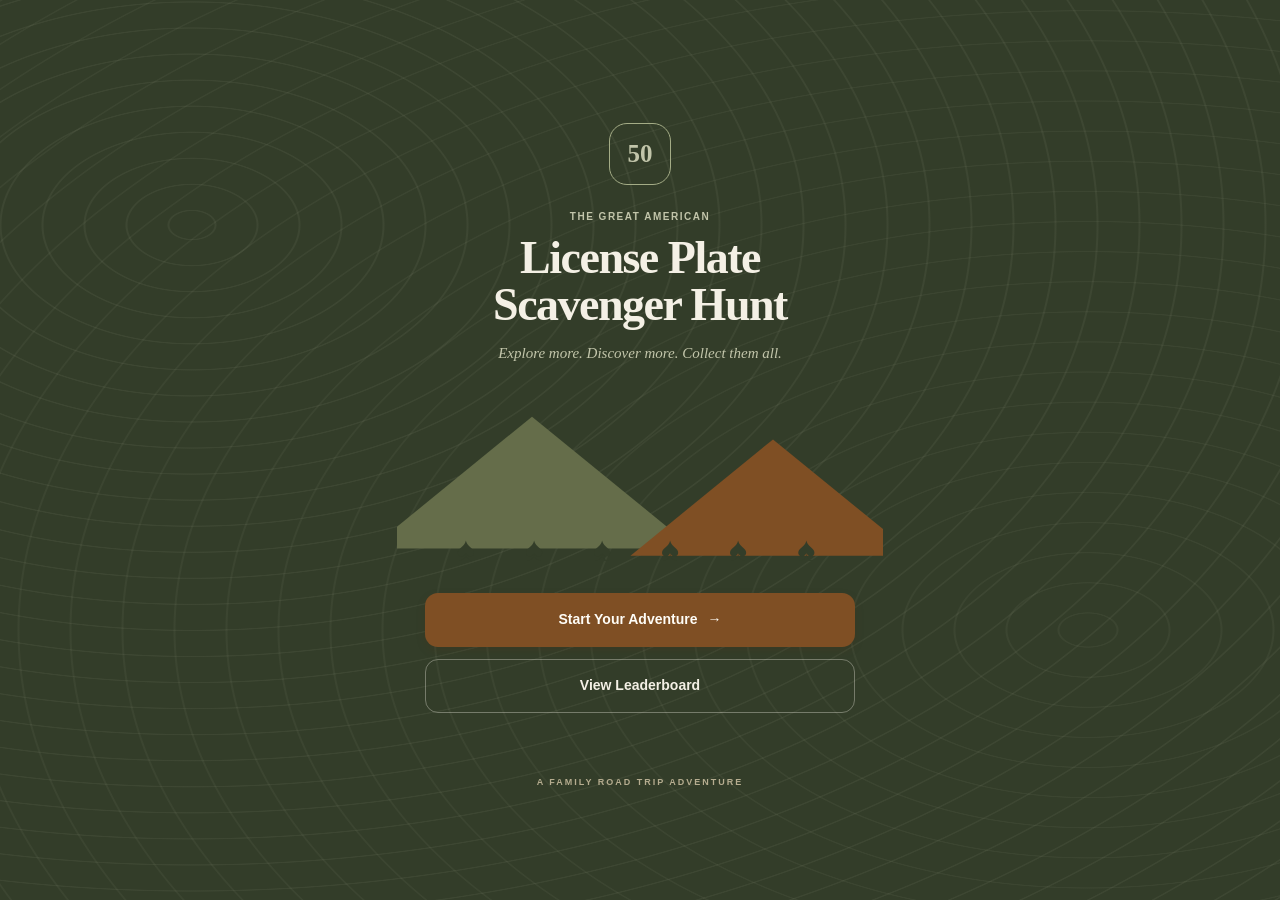
<file: index.html>
<!DOCTYPE html>
<html lang="en">
<head>
    <meta charset="UTF-8">
    <meta name="viewport" content="width=device-width, initial-scale=1.0, viewport-fit=cover">
    <meta name="theme-color" content="#333d29">
    <title>License Plate Scavenger Hunt</title>
    <link rel="stylesheet" href="./style.css">
    <script type="module" src="./js/app.js"></script>
</head>
<body class="landing-page">

    <main class="landing-content">
        <div class="landing-brand">
            <div class="brand-mark">50</div>
            <p class="eyebrow">THE GREAT AMERICAN</p>
            <h1>License Plate<br>Scavenger Hunt</h1>
            <p class="landing-tagline">
                Explore more. Discover more. Collect them all.
            </p>
        </div>

        <div class="mountain-art" aria-hidden="true">
            <div class="mountain mountain-back"></div>
            <div class="mountain mountain-front"></div>
            <div class="tree-line">♠　♠　♠　♠　♠　♠</div>
        </div>

        <div class="landing-actions">
            <a href="./players.html" class="btn btn-primary">
                Start Your Adventure
                <span aria-hidden="true">→</span>
            </a>

            <a href="./leaderboard.html" class="btn btn-outline-light">
                View Leaderboard
            </a>
        </div>

        <p id="welcome-player" class="landing-returning"></p>

        <p class="landing-footer">A FAMILY ROAD TRIP ADVENTURE</p>
    </main>

</body>
</html>
</file>
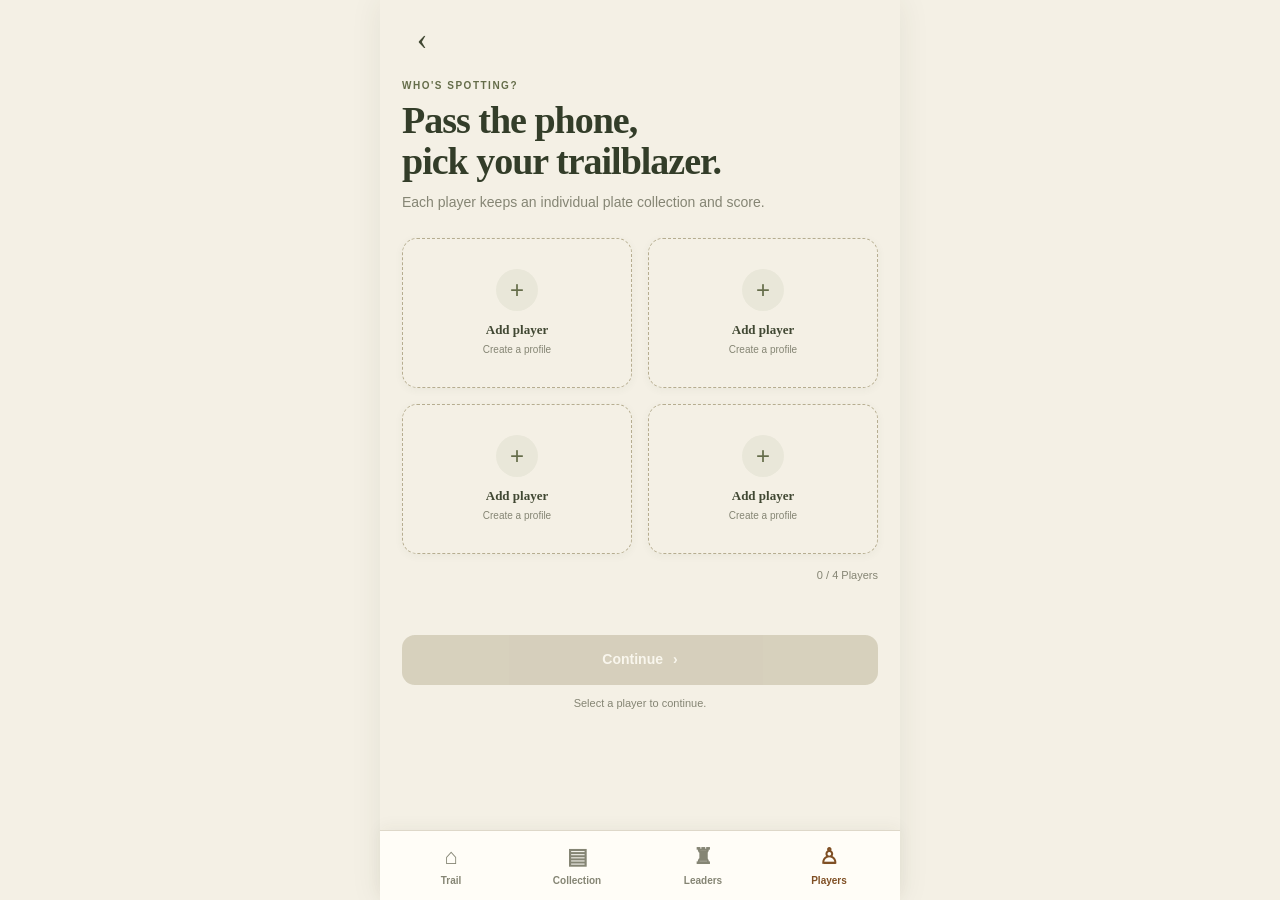
<file: collection.html>
<!DOCTYPE html>
<html lang="en">
<head>
    <meta charset="UTF-8">
    <meta name="viewport" content="width=device-width, initial-scale=1.0, viewport-fit=cover">
    <meta name="theme-color" content="#414833">
    <title>My Collection | License Plate Scavenger Hunt</title>
    <link rel="stylesheet" href="./style.css">
    <script type="module" src="./js/collection.js"></script>
</head>
<body class="app-page">

    <main class="page-shell collection-page">

        <header class="collection-hero">
            <p class="eyebrow light-eyebrow">PLATE PASSPORT</p>
            <h1><span id="collection-player-name">Explorer</span>'s Collection</h1>
            <div class="collection-summary">
                <div><strong id="collection-state-count">0</strong><span>STATES FOUND</span></div>
                <div><strong id="collection-points">0</strong><span>TOTAL POINTS</span></div>
            </div>
        </header>

        <section class="collection-body">
            <div class="collection-progress-heading">
                <strong>United States</strong>
                <span id="collection-progress-label">0 of 50</span>
            </div>
            <div class="mini-progress collection-progress-bar">
                <div id="collection-progress-fill"></div>
            </div>

            <div id="collection-state-list" class="collection-state-list"></div>

            <p class="collection-note">
                Keep exploring! More state plates will be added as the adventure grows.
            </p>
        </section>

    </main>

    <nav class="bottom-nav" aria-label="Main navigation">
        <a href="./game.html" class="nav-item">
            <span class="nav-icon">⌂</span><span>Trail</span>
        </a>
        <a href="./collection.html" class="nav-item active">
            <span class="nav-icon">▤</span><span>Collection</span>
        </a>
        <a href="./leaderboard.html" class="nav-item">
            <span class="nav-icon">♜</span><span>Leaders</span>
        </a>
        <a href="./players.html" class="nav-item">
            <span class="nav-icon">♙</span><span>Players</span>
        </a>
    </nav>

</body>
</html>
</file>
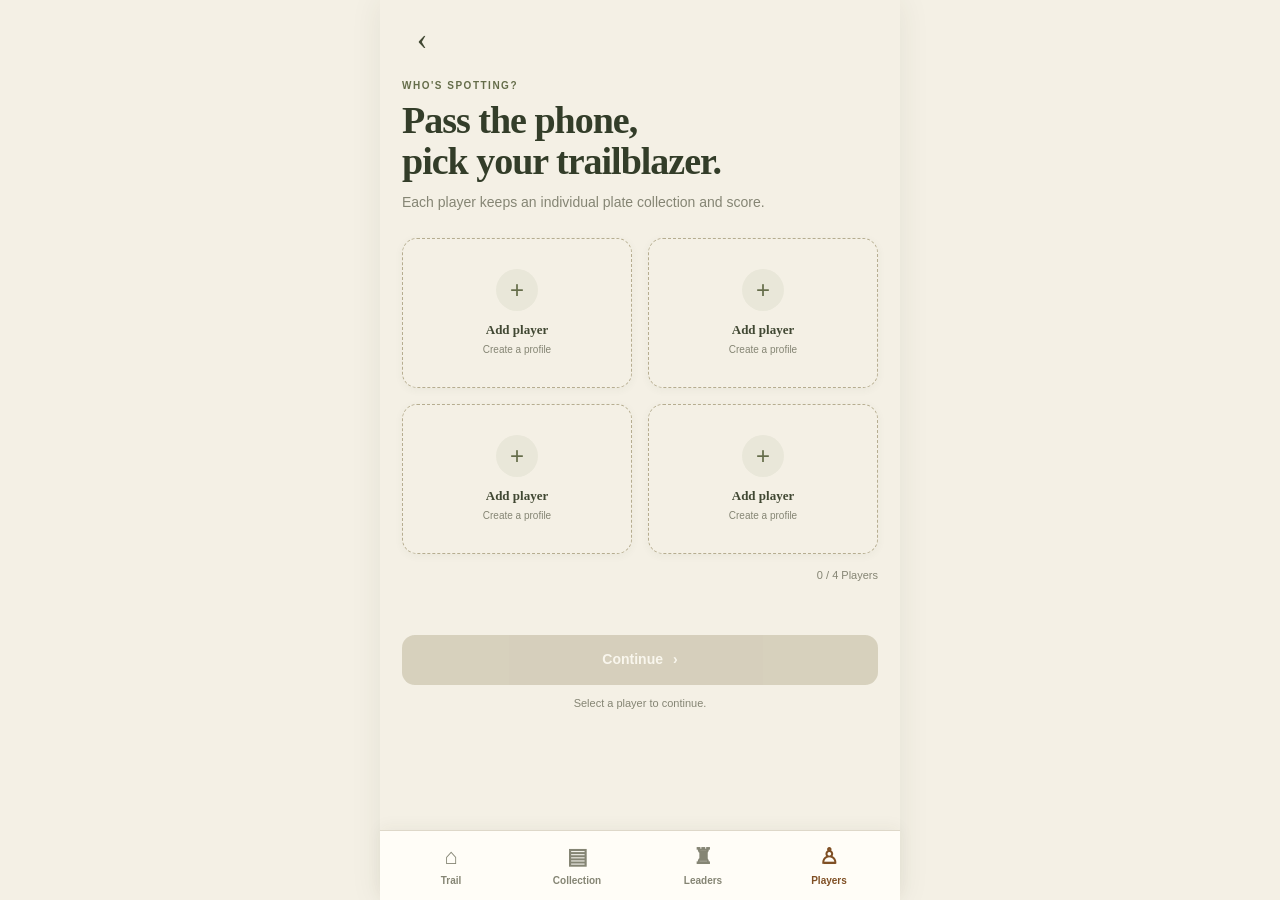
<file: game.html>
<!DOCTYPE html>
<html lang="en">
<head>
    <meta charset="UTF-8">
    <meta name="viewport" content="width=device-width, initial-scale=1.0, viewport-fit=cover">
    <meta name="theme-color" content="#333d29">
    <title>Your Trail | License Plate Scavenger Hunt</title>
    <link rel="stylesheet" href="./style.css">
    <script type="module" src="./js/dashboard.js"></script>
</head>
<body class="app-page">

    <main class="page-shell dashboard-page">

        <header class="dashboard-hero">
            <div class="hero-topline">
                <div>
                    <p class="eyebrow light-eyebrow">CURRENT EXPLORER</p>
                    <h1>Welcome back,<br><span id="player-name">Explorer</span>!</h1>
                </div>
                <a href="./players.html" class="hero-avatar" id="player-avatar" aria-label="Switch player">?</a>
            </div>

            <div class="hero-stats">
                <div>
                    <strong id="total-points">0</strong>
                    <span>POINTS EARNED</span>
                </div>
                <div>
                    <strong id="state-count">0</strong>
                    <span>STATES FOUND</span>
                </div>
                <div class="hero-progress">
                    <div class="progress-ring" id="progress-ring">
                        <span id="progress-text">0%</span>
                    </div>
                </div>
            </div>
        </header>

        <section class="dashboard-body">

            <a href="#discovery-panel" id="found-plate-button" class="found-plate-card">
                <span class="found-icon">⌕</span>
                <span class="found-copy">
                    <strong>Found a Plate!</strong>
                    <small>Log your newest roadside discovery</small>
                </span>
                <span class="found-arrow">›</span>
            </a>

            <section class="content-section">
                <div class="section-title-row">
                    <div>
                        <p class="eyebrow">YOUR JOURNEY</p>
                        <h2>Recent discoveries</h2>
                    </div>
                    <a href="./collection.html" class="text-link">View all ›</a>
                </div>

                <div id="recent-discoveries" class="recent-list"></div>
            </section>

            <section class="discovery-panel" id="discovery-panel" hidden>
                <div class="section-title-row">
                    <div>
                        <p class="eyebrow">ROADSIDE SIGHTING</p>
                        <h2>Which plate<br>did you spot?</h2>
                    </div>
                    <button type="button" id="close-discovery-button" class="icon-button" aria-label="Close">×</button>
                </div>

                <p class="panel-description">
                    Choose a state to add to your collection.
                </p>

                <div id="plate-grid" class="plate-grid"></div>

                <p id="discovery-message" class="discovery-message" role="status"></p>

                <button id="add-state-button" class="btn btn-primary" disabled>
                    Add to My Collection
                    <span aria-hidden="true">›</span>
                </button>

                <a href="./collection.html" id="view-collection-link" class="view-collection-link" hidden>
                    View my collection
                </a>
            </section>

            <section class="journey-progress">
                <div>
                    <span>✧</span>
                    <strong>Coast-to-coast goal</strong>
                    <small id="journey-progress-text">0 of 50 states found</small>
                </div>
                <div class="mini-progress">
                    <div id="journey-progress-fill"></div>
                </div>
            </section>

        </section>
    </main>

    <nav class="bottom-nav" aria-label="Main navigation">
        <a href="./game.html" class="nav-item active">
            <span class="nav-icon">⌂</span><span>Trail</span>
        </a>
        <a href="./collection.html" class="nav-item">
            <span class="nav-icon">▤</span><span>Collection</span>
        </a>
        <a href="./leaderboard.html" class="nav-item">
            <span class="nav-icon">♜</span><span>Leaders</span>
        </a>
        <a href="./players.html" class="nav-item">
            <span class="nav-icon">♙</span><span>Players</span>
        </a>
    </nav>

</body>
</html>
</file>
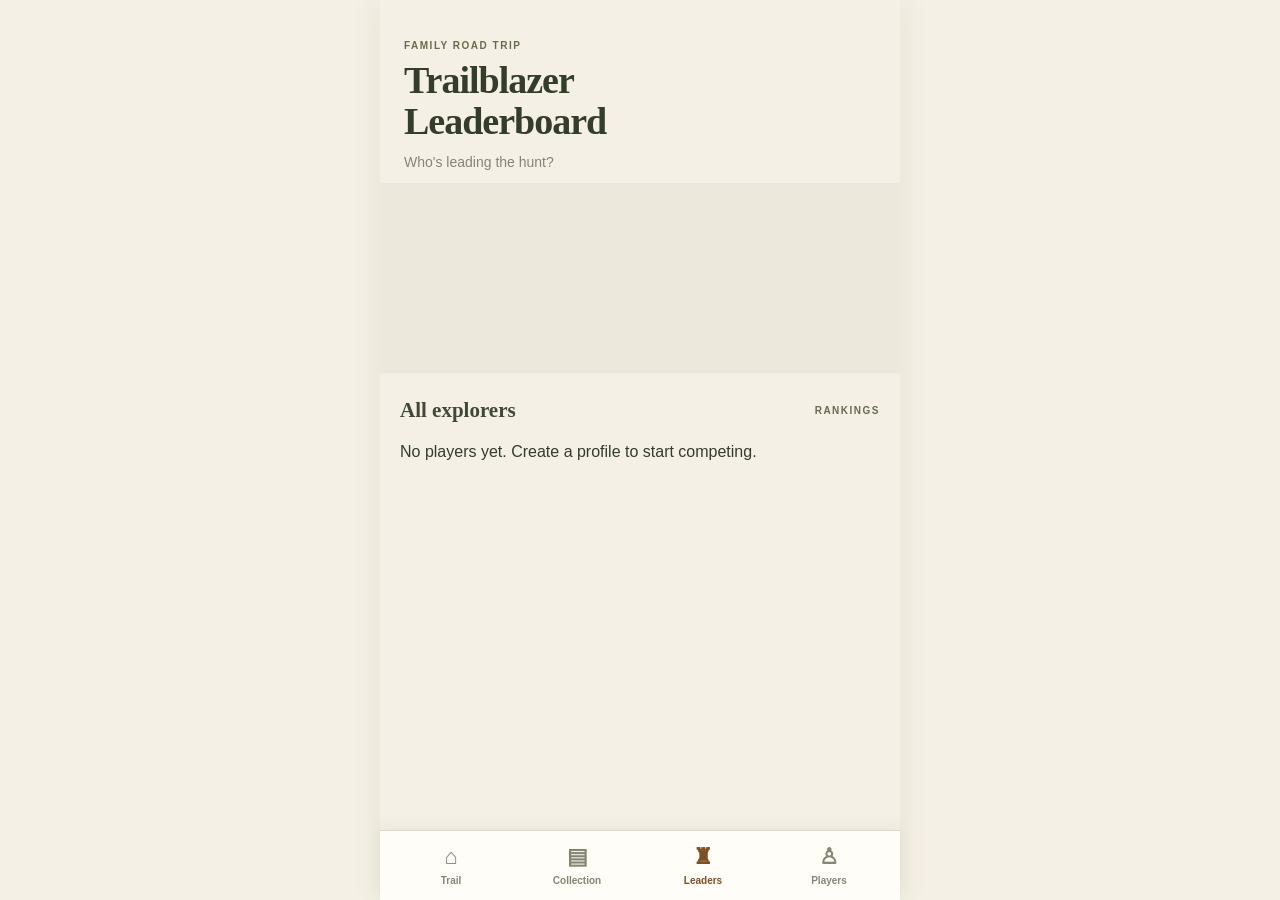
<file: leaderboard.html>
<!DOCTYPE html>
<html lang="en">
<head>
    <meta charset="UTF-8">
    <meta name="viewport" content="width=device-width, initial-scale=1.0, viewport-fit=cover">
    <meta name="theme-color" content="#f4f0e5">
    <title>Leaderboard | License Plate Scavenger Hunt</title>
    <link rel="stylesheet" href="./style.css">
    <script type="module" src="./js/leaderboard.js"></script>
</head>
<body class="app-page">

    <main class="page-shell leaderboard-page">

        <header class="screen-heading">
            <p class="eyebrow">FAMILY ROAD TRIP</p>
            <h1>Trailblazer<br>Leaderboard</h1>
            <p>Who's leading the hunt?</p>
        </header>

        <section id="leaderboard-podium" class="leaderboard-podium"></section>

        <section class="leaderboard-rest">
            <div class="section-title-row">
                <h2>All explorers</h2>
                <span class="eyebrow">RANKINGS</span>
            </div>
            <div id="leaderboard-list" class="leaderboard-list"></div>
        </section>

    </main>

    <nav class="bottom-nav" aria-label="Main navigation">
        <a href="./game.html" class="nav-item">
            <span class="nav-icon">⌂</span><span>Trail</span>
        </a>
        <a href="./collection.html" class="nav-item">
            <span class="nav-icon">▤</span><span>Collection</span>
        </a>
        <a href="./leaderboard.html" class="nav-item active">
            <span class="nav-icon">♜</span><span>Leaders</span>
        </a>
        <a href="./players.html" class="nav-item">
            <span class="nav-icon">♙</span><span>Players</span>
        </a>
    </nav>

</body>
</html>
</file>
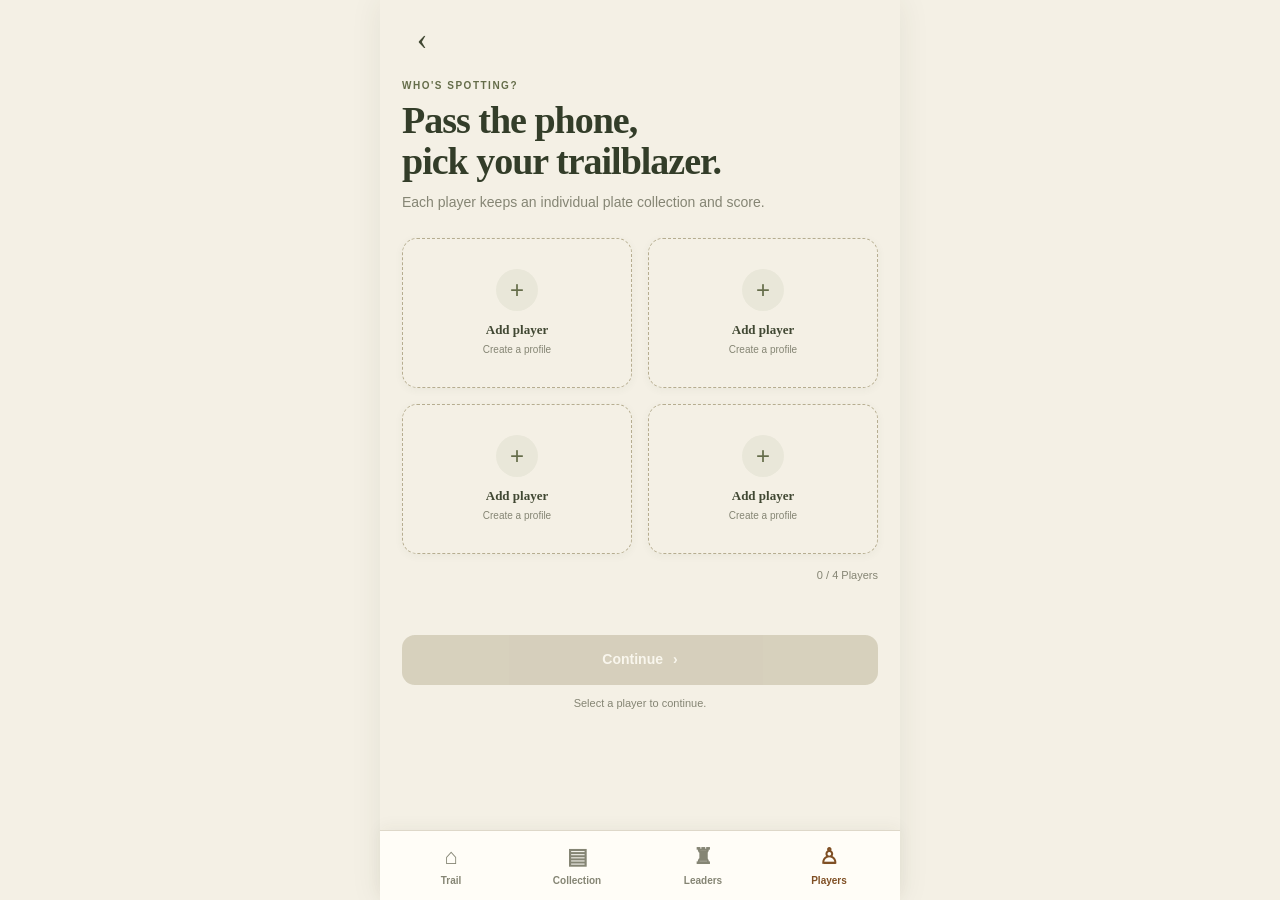
<file: players.html>
<!DOCTYPE html>
<html lang="en">
<head>
    <meta charset="UTF-8">
    <meta name="viewport" content="width=device-width, initial-scale=1.0, viewport-fit=cover">
    <meta name="theme-color" content="#f4f0e5">
    <title>Select Players | License Plate Scavenger Hunt</title>
    <link rel="stylesheet" href="./style.css">
    <script type="module" src="./js/players.js"></script>
</head>
<body class="app-page">

    <main class="page-shell players-page">

        <a href="./index.html" class="back-arrow" aria-label="Back to home">‹</a>

        <header class="screen-heading">
            <p class="eyebrow">WHO'S SPOTTING?</p>
            <h1>Pass the phone,<br>pick your trailblazer.</h1>
            <p>Each player keeps an individual plate collection and score.</p>
        </header>

        <section class="player-section">
            <div class="player-grid" id="player-list"></div>
            <p class="player-count" id="player-count">0 / 4 Players</p>
        </section>

        <p class="form-message" id="form-message" role="status"></p>

        <button id="continue-button" class="btn btn-primary continue-player" disabled>
            Continue
            <span aria-hidden="true">›</span>
        </button>

        <p id="selection-message" class="selection-message">
            Select a player to continue.
        </p>

    </main>

    <dialog id="create-player-dialog" class="bottom-sheet">
        <form id="create-player-form" class="sheet-content">
            <div class="sheet-topline">
                <span class="sheet-icon">♙</span>
                <button type="button" id="close-create-dialog" class="icon-button" aria-label="Close">×</button>
            </div>

            <p class="eyebrow">NEW TRAILBLAZER</p>
            <h2>Create a player</h2>
            <p>Give this explorer a name. Their score and collection will stay separate.</p>

            <label for="player-name">PLAYER NAME</label>
            <input
                type="text"
                id="player-name"
                name="playerName"
                placeholder="Enter a name"
                maxlength="24"
                autocomplete="off"
                required
            >

            <p id="dialog-message" class="form-message" role="status"></p>

            <button type="submit" class="btn btn-primary">Create player →</button>
        </form>
    </dialog>

    <nav class="bottom-nav" aria-label="Main navigation">
        <a href="./game.html" class="nav-item">
            <span class="nav-icon">⌂</span><span>Trail</span>
        </a>
        <a href="./collection.html" class="nav-item">
            <span class="nav-icon">▤</span><span>Collection</span>
        </a>
        <a href="./leaderboard.html" class="nav-item">
            <span class="nav-icon">♜</span><span>Leaders</span>
        </a>
        <a href="./players.html" class="nav-item active">
            <span class="nav-icon">♙</span><span>Players</span>
        </a>
    </nav>

</body>
</html>
</file>
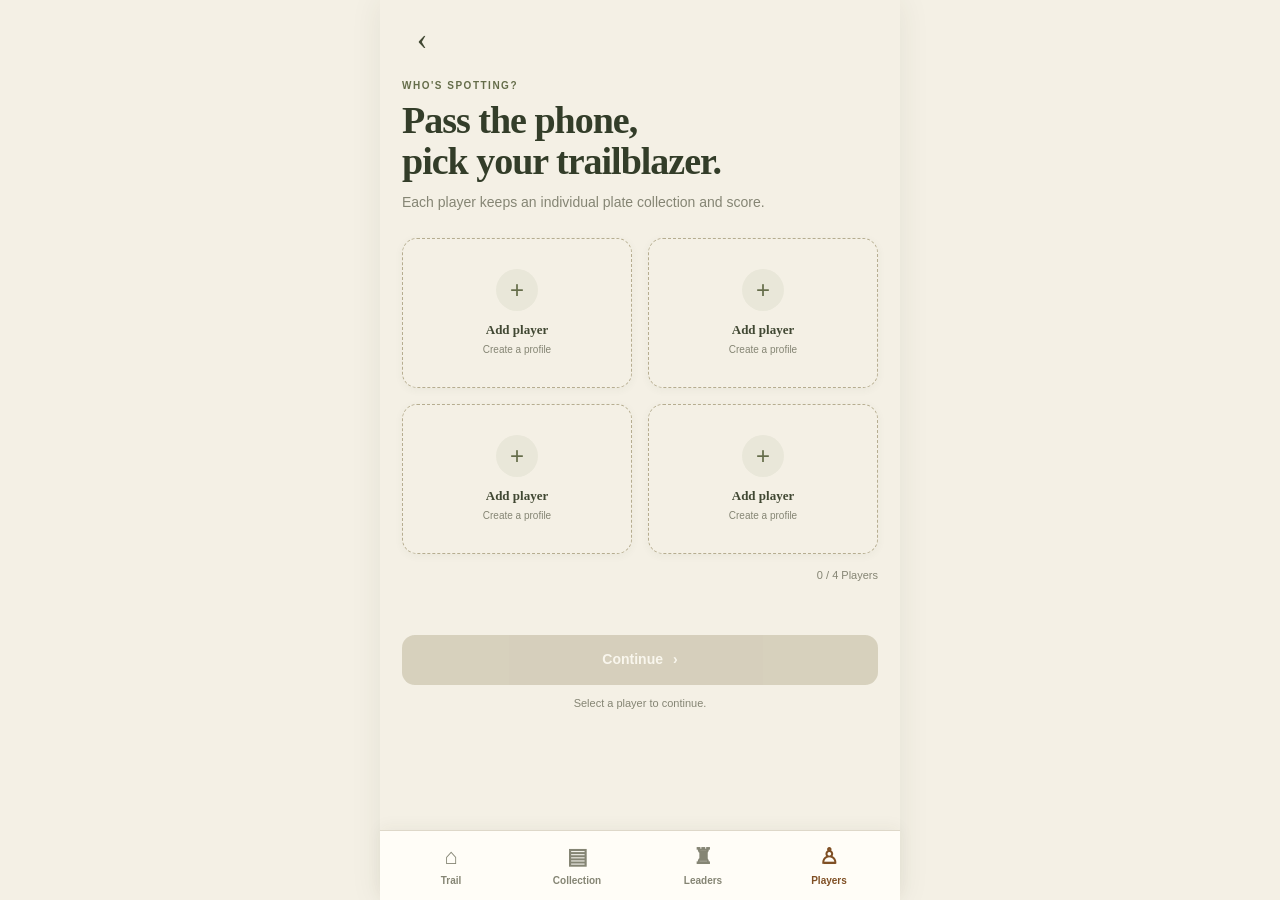
<file: state.html>
<!DOCTYPE html>
<html lang="en">
<head>
    <meta charset="UTF-8">
    <meta name="viewport" content="width=device-width, initial-scale=1.0, viewport-fit=cover">
    <meta name="theme-color" content="#414833">
    <title>State Details | License Plate Scavenger Hunt</title>
    <link rel="stylesheet" href="./style.css">
    <script type="module" src="./js/state.js"></script>
</head>
<body class="app-page state-page">

    <main class="page-shell">

        <header class="state-hero" id="state-hero">
            <div class="state-top-actions">
                <a href="./collection.html" class="state-back-icon" aria-label="Back to collection">‹</a>
                <a href="./game.html" class="state-home-icon" aria-label="Return to game">⌂</a>
            </div>

            <p class="eyebrow light-eyebrow">COLLECTED STATE</p>
            <h1 id="state-name">Loading...</h1>
            <p id="state-nickname" class="state-nickname"></p>
            <img id="state-plate-image" class="state-plate-image" src="" alt="">
        </header>

        <section class="state-facts-body">
            <div class="state-capital-card">
                <img id="state-flag-image" src="" alt="State flag">
                <div>
                    <span>STATE CAPITAL</span>
                    <strong id="state-capital">—</strong>
                </div>
                <small id="state-abbreviation">—</small>
            </div>

            <p class="eyebrow">TRAIL NOTES</p>
            <h2>Things worth knowing</h2>

            <div id="state-facts-list" class="state-facts-list"></div>

            <a href="./collection.html" class="btn btn-secondary state-back-button">
                ‹ Back to collection
            </a>
            <a href="./game.html" class="return-game-link">Return to game</a>
        </section>

    </main>

</body>
</html>
</file>
<file: style.css>
/* =====================================================
   LICENSE PLATE SCAVENGER HUNT
   Shared mobile-first stylesheet
===================================================== */

/* ---------- COLOR PALETTE ---------- */

:root {
    --brown-dark: #582f0e;
    --brown: #7f4f24;
    --brown-warm: #936639;
    --tan: #a68a64;
    --sand: #b6ad90;
    --sage-light: #c2c5aa;
    --sage: #a4ac86;
    --olive: #656d4a;
    --forest: #414833;
    --forest-dark: #333d29;

    --cream: #f4f0e5;
    --cream-dark: #ebe5d7;
    --white: #fffdf7;
    --text: #333d29;
    --muted: #858574;
    --border: #ded8c9;

    --success: #656d4a;
    --danger: #a64b3c;

    --page-width: 520px;
    --nav-height: 70px;
}

/* ---------- RESET / BASE ---------- */

* {
    box-sizing: border-box;
}

html {
    scroll-behavior: smooth;
    -webkit-text-size-adjust: 100%;
}

body {
    margin: 0;
    min-width: 320px;
    background: var(--cream);
    color: var(--text);
    font-family: Georgia, "Times New Roman", serif;
    line-height: 1.5;
}

body,
button,
input {
    font-family: Arial, Helvetica, sans-serif;
}

h1,
h2,
h3,
p {
    margin-top: 0;
}

button,
input,
a {
    font: inherit;
}

a {
    color: inherit;
    text-decoration: none;
}

button {
    cursor: pointer;
}

button:disabled {
    cursor: not-allowed;
    opacity: 0.48;
}

img {
    max-width: 100%;
}

[hidden] {
    display: none !important;
}

:focus-visible {
    outline: 3px solid var(--tan);
    outline-offset: 3px;
}

/* ---------- SHARED PAGE LAYOUT ---------- */

.app-page {
    min-height: 100vh;
    min-height: 100dvh;
    background: var(--cream);
}

.page-shell {
    width: 100%;
    max-width: var(--page-width);
    min-height: 100vh;
    min-height: 100dvh;
    margin: 0 auto;
    padding-bottom: calc(var(--nav-height) + 28px + env(safe-area-inset-bottom));
    background: var(--cream);
    overflow: hidden;
}

.dashboard-page,
.collection-page {
    padding-bottom: calc(var(--nav-height) + 20px + env(safe-area-inset-bottom));
}

.screen-heading {
    padding: 38px 24px 22px;
}

.screen-heading h1 {
    margin: 7px 0 10px;
    color: var(--forest-dark);
    font-family: Georgia, "Times New Roman", serif;
    font-size: clamp(30px, 8vw, 38px);
    line-height: 1.08;
    letter-spacing: -1px;
}

.screen-heading > p:last-child {
    margin-bottom: 0;
    color: var(--muted);
    font-size: 14px;
}

.eyebrow {
    margin: 0;
    color: var(--olive);
    font-size: 10px;
    font-weight: 800;
    letter-spacing: 1.5px;
    text-transform: uppercase;
}

.light-eyebrow {
    color: var(--sage-light);
}

/* ---------- BUTTONS ---------- */

.btn {
    display: flex;
    align-items: center;
    justify-content: center;
    gap: 10px;
    width: 100%;
    min-height: 50px;
    padding: 13px 18px;
    border: 0;
    border-radius: 13px;
    font-size: 14px;
    font-weight: 700;
    text-align: center;
    transition: transform 0.15s ease, background 0.15s ease;
    -webkit-tap-highlight-color: transparent;
}

.btn:active {
    transform: scale(0.985);
}

.btn-primary {
    background: var(--brown);
    color: var(--white);
    box-shadow: 0 4px 10px rgb(88 47 14 / 15%);
}

.btn-primary:hover {
    background: var(--brown-dark);
}

.btn-secondary {
    background: var(--white);
    color: var(--forest);
    border: 1px solid var(--border);
}

.btn-outline-light {
    color: var(--cream);
    background: transparent;
    border: 1px solid rgb(244 240 229 / 35%);
}

.btn:disabled {
    background: var(--sand);
    color: var(--white);
    box-shadow: none;
}

/* =====================================================
   LANDING PAGE
===================================================== */

.landing-page {
    min-height: 100vh;
    min-height: 100dvh;
    color: var(--cream);
    background-color: var(--forest-dark);
    background-image:
        repeating-radial-gradient(
            ellipse at 15% 25%,
            transparent 0 22px,
            rgb(194 197 170 / 7%) 23px 24px,
            transparent 25px 42px
        ),
        repeating-radial-gradient(
            ellipse at 85% 70%,
            transparent 0 28px,
            rgb(194 197 170 / 6%) 29px 30px,
            transparent 31px 52px
        );
}

.landing-content {
    position: relative;
    display: flex;
    flex-direction: column;
    justify-content: center;
    width: 100%;
    max-width: 520px;
    min-height: 100vh;
    min-height: 100dvh;
    margin: 0 auto;
    padding:
        max(42px, env(safe-area-inset-top))
        28px
        max(30px, env(safe-area-inset-bottom));
    text-align: center;
    overflow: hidden;
}

.landing-brand {
    position: relative;
    z-index: 2;
}

.brand-mark {
    display: grid;
    place-items: center;
    width: 62px;
    height: 62px;
    margin: 0 auto 24px;
    border: 1px solid var(--sage);
    border-radius: 18px;
    color: var(--sage-light);
    font-family: Georgia, serif;
    font-size: 25px;
    font-weight: bold;
}

.landing-brand .eyebrow {
    color: var(--sage-light);
}

.landing-brand h1 {
    margin: 10px 0 14px;
    color: var(--cream);
    font-family: Georgia, "Times New Roman", serif;
    font-size: clamp(34px, 9vw, 46px);
    line-height: 1.03;
    letter-spacing: -1.5px;
}

.landing-tagline {
    max-width: 300px;
    margin: 0 auto;
    color: var(--sage-light);
    font-family: Georgia, serif;
    font-size: 15px;
    font-style: italic;
}

.mountain-art {
    position: relative;
    height: 190px;
    margin: 20px -28px 18px;
    overflow: hidden;
}

.mountain {
    position: absolute;
    bottom: 15px;
    width: 0;
    height: 0;
    border-right: 190px solid transparent;
    border-bottom: 155px solid var(--olive);
    border-left: 190px solid transparent;
}

.mountain-back {
    left: -55px;
    border-bottom-color: #656d4a;
    transform: scale(.85);
}

.mountain-front {
    right: -80px;
    bottom: 0;
    border-bottom-color: #7f4f24;
    transform: scale(.75);
}

.tree-line {
    position: absolute;
    right: 0;
    bottom: 0;
    left: 0;
    color: var(--forest-dark);
    font-size: 34px;
    letter-spacing: 8px;
    white-space: nowrap;
}

.landing-actions {
    position: relative;
    z-index: 2;
    display: grid;
    gap: 12px;
}

.landing-actions .btn {
    min-height: 54px;
}

.landing-returning {
    min-height: 20px;
    margin: 17px 0 0;
    color: var(--sage-light);
    font-size: 13px;
}

.landing-footer {
    margin: 26px 0 0;
    color: var(--sand);
    font-size: 9px;
    font-weight: 700;
    letter-spacing: 2px;
}

/* =====================================================
   BOTTOM NAVIGATION
===================================================== */

.bottom-nav {
    position: fixed;
    z-index: 50;
    right: 0;
    bottom: 0;
    left: 0;
    display: grid;
    grid-template-columns: repeat(4, 1fr);
    width: 100%;
    max-width: var(--page-width);
    min-height: var(--nav-height);
    margin: 0 auto;
    padding: 7px 8px calc(7px + env(safe-area-inset-bottom));
    border-top: 1px solid var(--border);
    background: rgb(255 253 247 / 97%);
    backdrop-filter: blur(14px);
}

.nav-item {
    display: flex;
    flex-direction: column;
    align-items: center;
    justify-content: center;
    gap: 2px;
    min-width: 0;
    min-height: 48px;
    color: var(--muted);
    font-size: 10px;
    font-weight: 600;
    -webkit-tap-highlight-color: transparent;
}

.nav-icon {
    display: grid;
    place-items: center;
    width: 27px;
    height: 27px;
    font-size: 22px;
    line-height: 1;
}

.nav-item.active {
    color: var(--brown);
}

.nav-item.active .nav-icon {
    color: var(--brown);
}

/* =====================================================
   PLAYER SELECTION
===================================================== */

.players-page {
    padding-top: max(18px, env(safe-area-inset-top));
    padding-right: 22px;
    padding-left: 22px;
}

.back-arrow {
    display: inline-flex;
    align-items: center;
    justify-content: center;
    width: 40px;
    height: 40px;
    color: var(--forest);
    font-family: Georgia, serif;
    font-size: 32px;
}

.players-page .screen-heading {
    padding: 20px 0 25px;
}

.player-section {
    margin-bottom: 16px;
}

.player-grid {
    display: grid;
    grid-template-columns: repeat(2, minmax(0, 1fr));
    gap: 12px;
}

.player-card {
    position: relative;
    display: flex;
    flex-direction: column;
    align-items: center;
    justify-content: center;
    min-width: 0;
    min-height: 135px;
    padding: 14px 9px;
    border: 1.5px solid transparent;
    border-radius: 15px;
    background: var(--white);
    color: var(--forest);
    text-align: center;
    box-shadow: 0 2px 8px rgb(65 72 51 / 5%);
}

.player-card.selected {
    border-color: var(--olive);
    background: #f8f6eb;
    box-shadow: 0 0 0 2px rgb(101 109 74 / 12%);
}

.player-avatar {
    display: grid;
    place-items: center;
    width: 42px;
    height: 42px;
    margin-bottom: 9px;
    border-radius: 50%;
    background: var(--brown-warm);
    color: var(--white);
    font-family: Georgia, serif;
    font-size: 17px;
    font-weight: bold;
}

.player-card:nth-child(2) .player-avatar {
    background: var(--olive);
}

.player-card strong {
    max-width: 100%;
    overflow: hidden;
    font-family: Georgia, serif;
    font-size: 14px;
    text-overflow: ellipsis;
}

.player-card small {
    margin-top: 3px;
    color: var(--muted);
    font-size: 10px;
}

.player-status {
    position: absolute;
    top: 8px;
    right: 8px;
    display: grid;
    place-items: center;
    width: 19px;
    height: 19px;
    border-radius: 50%;
    background: var(--olive);
    color: white;
    font-size: 11px;
}

.add-player-card {
    border: 1px dashed var(--sand);
    background: transparent;
}

.add-player-icon {
    display: grid;
    place-items: center;
    width: 42px;
    height: 42px;
    margin-bottom: 9px;
    border-radius: 50%;
    background: #e9e7d9;
    color: var(--olive);
    font-size: 24px;
    font-weight: 300;
}

.add-player-card strong {
    font-size: 13px;
}

.player-count {
    margin: 13px 0 0;
    color: var(--muted);
    font-size: 11px;
    text-align: right;
}

.continue-player {
    margin-top: 18px;
}

.selection-message {
    margin: 10px 0 0;
    color: var(--muted);
    font-size: 11px;
    text-align: center;
}

.form-message {
    min-height: 17px;
    margin: 7px 0;
    color: var(--danger);
    font-size: 12px;
}

/* ---------- CREATE PLAYER BOTTOM SHEET ---------- */

.bottom-sheet {
    position: fixed;
    right: 0;
    bottom: 0;
    left: 0;
    width: 100%;
    max-width: 520px;
    max-height: 85dvh;
    margin: auto auto 0;
    padding: 0;
    border: 0;
    border-radius: 24px 24px 0 0;
    background: var(--cream);
    color: var(--forest);
    box-shadow: 0 -15px 50px rgb(0 0 0 / 18%);
}

.bottom-sheet::backdrop {
    background: rgb(20 25 18 / 55%);
    backdrop-filter: blur(3px);
}

.sheet-content {
    padding: 24px 24px calc(25px + env(safe-area-inset-bottom));
}

.sheet-topline {
    display: flex;
    align-items: center;
    justify-content: space-between;
    margin-bottom: 22px;
}

.sheet-icon {
    display: grid;
    place-items: center;
    width: 38px;
    height: 38px;
    border-radius: 50%;
    background: #e6e7d8;
    color: var(--olive);
    font-size: 20px;
}

.icon-button {
    display: grid;
    place-items: center;
    width: 40px;
    height: 40px;
    border: 0;
    border-radius: 50%;
    background: #e9e5d9;
    color: var(--forest);
    font-size: 24px;
}

.sheet-content h2 {
    margin: 6px 0;
    font-family: Georgia, serif;
    font-size: 27px;
}

.sheet-content > p:not(.eyebrow):not(.form-message) {
    color: var(--muted);
    font-size: 13px;
}

.sheet-content label {
    display: block;
    margin: 20px 0 7px;
    color: var(--olive);
    font-size: 10px;
    font-weight: 800;
    letter-spacing: 1px;
}

.sheet-content input {
    width: 100%;
    min-height: 50px;
    padding: 12px 14px;
    border: 1px solid var(--sage);
    border-radius: 10px;
    background: var(--white);
    color: var(--forest);
    font-size: 16px;
}

/* =====================================================
   DASHBOARD
===================================================== */

.dashboard-hero {
    padding:
        max(35px, env(safe-area-inset-top))
        24px
        25px;
    border-radius: 0 0 23px 23px;
    background: var(--forest-dark);
    color: var(--cream);
}

.hero-topline {
    display: flex;
    align-items: flex-start;
    justify-content: space-between;
    gap: 12px;
}

.hero-topline h1 {
    margin: 7px 0 0;
    color: var(--cream);
    font-family: Georgia, serif;
    font-size: 30px;
    line-height: 1.08;
    letter-spacing: -.7px;
}

.hero-avatar {
    display: grid;
    place-items: center;
    flex: 0 0 42px;
    width: 42px;
    height: 42px;
    border: 1px solid var(--tan);
    border-radius: 50%;
    background: var(--brown);
    color: white;
    font-family: Georgia, serif;
    font-weight: bold;
}

.hero-stats {
    display: grid;
    grid-template-columns: 1fr 1fr 58px;
    align-items: center;
    gap: 12px;
    margin-top: 27px;
}

.hero-stats > div:not(.hero-progress) {
    display: flex;
    flex-direction: column;
}

.hero-stats strong {
    color: var(--cream);
    font-family: Georgia, serif;
    font-size: 25px;
    line-height: 1.1;
}

.hero-stats span:not(.progress-ring span) {
    margin-top: 4px;
    color: var(--sage-light);
    font-size: 9px;
    font-weight: 700;
    letter-spacing: .7px;
}

.progress-ring {
    display: grid;
    place-items: center;
    width: 56px;
    height: 56px;
    border-radius: 50%;
    background:
        radial-gradient(circle at center, var(--forest-dark) 62%, transparent 64%),
        conic-gradient(var(--sage) var(--progress, 0deg), rgb(255 255 255 / 15%) 0);
}

.progress-ring span {
    color: var(--cream);
    font-size: 11px;
    font-weight: bold;
}

.dashboard-body {
    padding: 20px 20px 25px;
}

.found-plate-card {
    display: flex;
    align-items: center;
    gap: 12px;
    min-height: 78px;
    padding: 14px;
    border-radius: 15px;
    background: var(--brown);
    color: white;
    box-shadow: 0 5px 14px rgb(88 47 14 / 17%);
}

.found-icon {
    display: grid;
    place-items: center;
    flex: 0 0 40px;
    width: 40px;
    height: 40px;
    border-radius: 11px;
    background: rgb(255 255 255 / 15%);
    font-size: 24px;
}

.found-copy {
    display: flex;
    flex: 1;
    flex-direction: column;
    min-width: 0;
}

.found-copy strong {
    font-family: Georgia, serif;
    font-size: 16px;
}

.found-copy small {
    color: #ead9c6;
    font-size: 10px;
}

.found-arrow {
    font-size: 25px;
}

.content-section {
    margin-top: 28px;
}

.section-title-row {
    display: flex;
    align-items: center;
    justify-content: space-between;
    gap: 12px;
    margin-bottom: 13px;
}

.section-title-row h2 {
    margin: 3px 0 0;
    color: var(--forest);
    font-family: Georgia, serif;
    font-size: 21px;
}

.text-link {
    color: var(--brown);
    font-size: 11px;
    font-weight: bold;
    white-space: nowrap;
}

.recent-list {
    display: grid;
    gap: 9px;
}

.recent-item {
    display: flex;
    align-items: center;
    gap: 12px;
    min-height: 67px;
    padding: 10px 12px;
    border: 1px solid var(--border);
    border-radius: 11px;
    background: var(--white);
}

.recent-item img {
    width: 75px;
    height: 42px;
    object-fit: contain;
}

.recent-item > span:nth-child(2) {
    display: flex;
    flex: 1;
    flex-direction: column;
    gap: 2px;
}

.recent-item strong {
    color: var(--forest);
    font-family: Georgia, serif;
    font-size: 13px;
}

.recent-item small {
    color: var(--olive);
    font-size: 10px;
}

.recent-arrow {
    color: var(--tan);
    font-size: 24px;
}

.empty-message {
    padding: 18px;
    border: 1px solid var(--border);
    border-radius: 11px;
    background: var(--white);
    color: var(--muted);
    font-size: 12px;
    text-align: center;
}

/* ---------- DISCOVERY PANEL ---------- */

.discovery-panel {
    margin-top: 20px;
    padding: 18px 15px;
    border: 1px solid var(--border);
    border-radius: 16px;
    background: var(--white);
    scroll-margin-top: 15px;
}

.discovery-panel .section-title-row {
    align-items: flex-start;
}

.discovery-panel h2 {
    margin: 4px 0;
    color: var(--forest);
    font-family: Georgia, serif;
    font-size: 25px;
    line-height: 1.08;
}

.panel-description {
    margin: 5px 0 16px;
    color: var(--muted);
    font-size: 12px;
}

.plate-grid {
    display: grid;
    grid-template-columns: repeat(2, minmax(0, 1fr));
    gap: 10px;
}

.plate-choice {
    position: relative;
    display: flex;
    flex-direction: column;
    align-items: stretch;
    min-width: 0;
    padding: 9px;
    border: 1.5px solid var(--border);
    border-radius: 11px;
    background: var(--cream);
    color: var(--forest);
    text-align: left;
    -webkit-tap-highlight-color: transparent;
}

.plate-choice.selected {
    border: 2px solid var(--olive);
    background: #f1f1e5;
    box-shadow: 0 0 0 2px rgb(101 109 74 / 12%);
}

.plate-choice img {
    display: block;
    width: 100%;
    height: 57px;
    object-fit: contain;
}

.plate-choice-details {
    display: flex;
    flex-direction: column;
    gap: 2px;
    margin-top: 6px;
}

.plate-choice-details strong {
    font-family: Georgia, serif;
    font-size: 12px;
}

.plate-choice-details small {
    color: var(--muted);
    font-size: 9px;
}

.plate-choice-marker {
    position: absolute;
    top: 6px;
    right: 7px;
    display: grid;
    place-items: center;
    width: 19px;
    height: 19px;
    border-radius: 50%;
    background: var(--olive);
    color: white;
    font-size: 11px;
}

.plate-choice:not(.collected) .plate-choice-marker {
    display: none;
}

.plate-choice.collected {
    opacity: .5;
}

.discovery-message {
    min-height: 18px;
    margin: 12px 0;
    color: var(--olive);
    font-size: 12px;
    font-weight: bold;
    text-align: center;
}

.view-collection-link {
    display: block;
    margin-top: 13px;
    color: var(--brown);
    font-size: 12px;
    font-weight: bold;
    text-align: center;
    text-decoration: underline;
    text-underline-offset: 3px;
}

.journey-progress {
    margin-top: 26px;
    padding: 15px;
    border: 1px solid var(--border);
    border-radius: 12px;
    background: #eeebdf;
}

.journey-progress > div:first-child {
    display: grid;
    grid-template-columns: 20px 1fr auto;
    align-items: center;
    gap: 7px;
}

.journey-progress > div:first-child > span {
    color: var(--brown);
}

.journey-progress strong {
    color: var(--forest);
    font-size: 11px;
}

.journey-progress small {
    color: var(--muted);
    font-size: 9px;
}

.mini-progress {
    width: 100%;
    height: 5px;
    margin-top: 10px;
    overflow: hidden;
    border-radius: 10px;
    background: #d9d5c7;
}

.mini-progress > div {
    width: 0;
    height: 100%;
    border-radius: inherit;
    background: var(--olive);
    transition: width .25s ease;
}

/* =====================================================
   COLLECTION PAGE
===================================================== */

.collection-hero {
    padding:
        max(35px, env(safe-area-inset-top))
        23px
        22px;
    border-radius: 0 0 20px 20px;
    background: var(--forest);
    color: var(--cream);
}

.collection-hero h1 {
    margin: 5px 0 18px;
    color: var(--cream);
    font-family: Georgia, serif;
    font-size: 27px;
    line-height: 1.15;
}

.collection-summary {
    display: flex;
    gap: 30px;
}

.collection-summary > div {
    display: flex;
    flex-direction: column;
}

.collection-summary strong {
    color: var(--cream);
    font-family: Georgia, serif;
    font-size: 23px;
}

.collection-summary span {
    color: var(--sage-light);
    font-size: 9px;
    font-weight: 700;
    letter-spacing: .7px;
}

.collection-body {
    padding: 22px 20px 30px;
}

.collection-progress-heading {
    display: flex;
    align-items: center;
    justify-content: space-between;
    color: var(--forest);
    font-size: 11px;
}

.collection-progress-heading span {
    color: var(--muted);
    font-size: 10px;
}

.collection-progress-bar {
    margin: 8px 0 17px;
}

.collection-state-list {
    display: grid;
    gap: 9px;
}

.collection-state-card {
    display: flex;
    align-items: center;
    gap: 12px;
    min-height: 68px;
    padding: 10px 12px;
    border: 1px solid var(--border);
    border-radius: 11px;
    background: var(--white);
}

.collection-state-card img {
    flex: 0 0 88px;
    width: 88px;
    height: 42px;
    object-fit: contain;
}

.collection-state-details {
    display: flex;
    flex: 1;
    flex-direction: column;
    min-width: 0;
    gap: 3px;
}

.collection-state-details strong {
    color: var(--forest);
    font-family: Georgia, serif;
    font-size: 13px;
}

.collection-state-details small {
    color: var(--olive);
    font-size: 9px;
}

.collection-state-indicator {
    color: var(--brown);
    font-size: 23px;
}

.collection-state-card.not-collected {
    background: #efede3;
    opacity: .58;
}

.collection-state-card.not-collected .collection-state-details small {
    color: var(--muted);
}

.collection-note {
    margin: 20px 4px 0;
    color: var(--muted);
    font-size: 11px;
    text-align: center;
}

/* =====================================================
   STATE FACTS PAGE
===================================================== */

.state-page .page-shell {
    padding-bottom: 25px;
}

.state-hero {
    position: relative;
    min-height: 320px;
    padding:
        max(22px, env(safe-area-inset-top))
        22px
        35px;
    background: var(--forest);
    color: var(--cream);
    overflow: hidden;
}

.state-top-actions {
    display: flex;
    justify-content: space-between;
    margin-bottom: 27px;
}

.state-back-icon,
.state-home-icon {
    display: grid;
    place-items: center;
    width: 38px;
    height: 38px;
    border-radius: 50%;
    background: rgb(255 255 255 / 12%);
    color: white;
    font-size: 25px;
}

.state-hero h1 {
    position: relative;
    z-index: 1;
    margin: 5px 0 0;
    color: var(--cream);
    font-family: Georgia, serif;
    font-size: 34px;
    line-height: 1.05;
}

.state-nickname {
    position: relative;
    z-index: 1;
    margin: 4px 0 14px;
    color: var(--sage-light);
    font-family: Georgia, serif;
    font-size: 13px;
    font-style: italic;
}

.state-plate-image {
    position: relative;
    z-index: 1;
    display: block;
    width: min(88%, 330px);
    height: 105px;
    margin: 10px auto 0;
    object-fit: contain;
}

.state-facts-body {
    padding: 18px 20px 25px;
}

.state-capital-card {
    display: flex;
    align-items: center;
    gap: 12px;
    min-height: 72px;
    margin-bottom: 27px;
    padding: 11px 13px;
    border: 1px solid var(--border);
    border-radius: 12px;
    background: var(--white);
}

.state-capital-card img {
    width: 56px;
    height: 38px;
    object-fit: contain;
}

.state-capital-card > div {
    display: flex;
    flex: 1;
    flex-direction: column;
}

.state-capital-card span {
    color: var(--muted);
    font-size: 8px;
    font-weight: 800;
    letter-spacing: .8px;
}

.state-capital-card strong {
    color: var(--forest);
    font-family: Georgia, serif;
    font-size: 15px;
}

.state-capital-card > small {
    color: var(--muted);
    font-size: 10px;
}

.state-facts-body > h2 {
    margin: 4px 0 14px;
    color: var(--forest);
    font-family: Georgia, serif;
    font-size: 22px;
}

.state-facts-list {
    display: grid;
    gap: 9px;
}

.state-fact-card {
    display: flex;
    align-items: flex-start;
    gap: 12px;
    min-height: 65px;
    padding: 14px;
    border: 1px solid var(--border);
    border-radius: 10px;
    background: var(--white);
}

.fact-number {
    color: var(--tan);
    font-family: Georgia, serif;
    font-size: 16px;
    font-weight: bold;
}

.state-fact-card p {
    margin: 0;
    color: var(--forest);
    font-size: 12px;
    line-height: 1.5;
}

.state-back-button {
    margin-top: 22px;
}

.return-game-link {
    display: block;
    margin-top: 12px;
    color: var(--brown);
    font-size: 11px;
    font-weight: bold;
    text-align: center;
}

/* =====================================================
   LEADERBOARD
===================================================== */

.leaderboard-page {
    padding-bottom: calc(var(--nav-height) + 25px + env(safe-area-inset-bottom));
}

.leaderboard-page .screen-heading {
    padding-bottom: 10px;
}

.leaderboard-podium {
    display: grid;
    grid-template-columns: repeat(3, minmax(0, 1fr));
    align-items: end;
    gap: 8px;
    min-height: 190px;
    padding: 20px 18px 18px;
    background: #ece8db;
}

.podium-card {
    display: flex;
    flex-direction: column;
    align-items: center;
    justify-content: flex-end;
    min-width: 0;
    padding: 10px 5px;
    border: 1px solid var(--border);
    border-radius: 12px 12px 5px 5px;
    background: var(--white);
    text-align: center;
}

.podium-1 {
    min-height: 150px;
    border-color: var(--tan);
    background: #f4ead6;
}

.podium-2 {
    min-height: 125px;
}

.podium-3 {
    min-height: 110px;
}

.podium-rank {
    margin-bottom: 7px;
    color: var(--brown);
    font-size: 9px;
    font-weight: 800;
    letter-spacing: .8px;
}

.podium-avatar,
.leaderboard-avatar {
    display: grid;
    place-items: center;
    width: 36px;
    height: 36px;
    border-radius: 50%;
    background: var(--olive);
    color: white;
    font-family: Georgia, serif;
    font-weight: bold;
}

.podium-1 .podium-avatar {
    width: 43px;
    height: 43px;
    background: var(--brown);
}

.podium-card strong {
    max-width: 100%;
    margin-top: 7px;
    overflow: hidden;
    color: var(--forest);
    font-family: Georgia, serif;
    font-size: 11px;
    text-overflow: ellipsis;
    white-space: nowrap;
}

.podium-card small {
    margin-top: 3px;
    color: var(--muted);
    font-size: 9px;
}

.leaderboard-rest {
    padding: 22px 20px;
}

.leaderboard-rest .section-title-row h2 {
    margin: 0;
    font-size: 21px;
}

.leaderboard-list {
    display: grid;
    gap: 9px;
}

.leaderboard-row {
    display: flex;
    align-items: center;
    gap: 10px;
    min-height: 68px;
    padding: 10px;
    border: 1px solid var(--border);
    border-radius: 11px;
    background: var(--white);
}

.leaderboard-number {
    width: 24px;
    color: var(--tan);
    font-family: Georgia, serif;
    font-size: 13px;
    font-weight: bold;
}

.leaderboard-avatar {
    width: 37px;
    height: 37px;
    flex: 0 0 37px;
}

.leaderboard-player-details {
    display: flex;
    flex: 1;
    flex-direction: column;
    min-width: 0;
    gap: 2px;
}

.leaderboard-player-details strong {
    color: var(--forest);
    font-family: Georgia, serif;
    font-size: 12px;
}

.leaderboard-player-details small {
    color: var(--muted);
    font-size: 9px;
}

.leaderboard-score {
    color: var(--brown);
    font-size: 12px;
    white-space: nowrap;
}

/* =====================================================
   TABLET / DESKTOP ADAPTATIONS
===================================================== */

@media (min-width: 600px) {
    body {
        background: #e9e5d9;
    }

    .page-shell {
        min-height: 100vh;
        box-shadow: 0 0 30px rgb(51 61 41 / 8%);
    }

    .bottom-nav {
        box-shadow: 0 -3px 15px rgb(51 61 41 / 5%);
    }

    .landing-content {
        padding-right: 45px;
        padding-left: 45px;
    }

    .player-grid {
        gap: 16px;
    }

    .player-card {
        min-height: 150px;
    }

    .dashboard-body,
    .collection-body,
    .state-facts-body {
        padding-right: 26px;
        padding-left: 26px;
    }
}

/* ---------- SMALL PHONE ADAPTATIONS ---------- */

@media (max-width: 360px) {
    .dashboard-hero {
        padding-right: 18px;
        padding-left: 18px;
    }

    .dashboard-body {
        padding-right: 14px;
        padding-left: 14px;
    }

    .hero-topline h1 {
        font-size: 27px;
    }

    .plate-choice {
        padding: 7px;
    }

    .plate-choice img {
        height: 48px;
    }

    .collection-state-card img {
        width: 72px;
        flex-basis: 72px;
    }
}

/* ---------- REDUCED MOTION ---------- */

@media (prefers-reduced-motion: reduce) {
    *,
    *::before,
    *::after {
        scroll-behavior: auto !important;
        transition-duration: .01ms !important;
        animation-duration: .01ms !important;
    }
}
</file>
